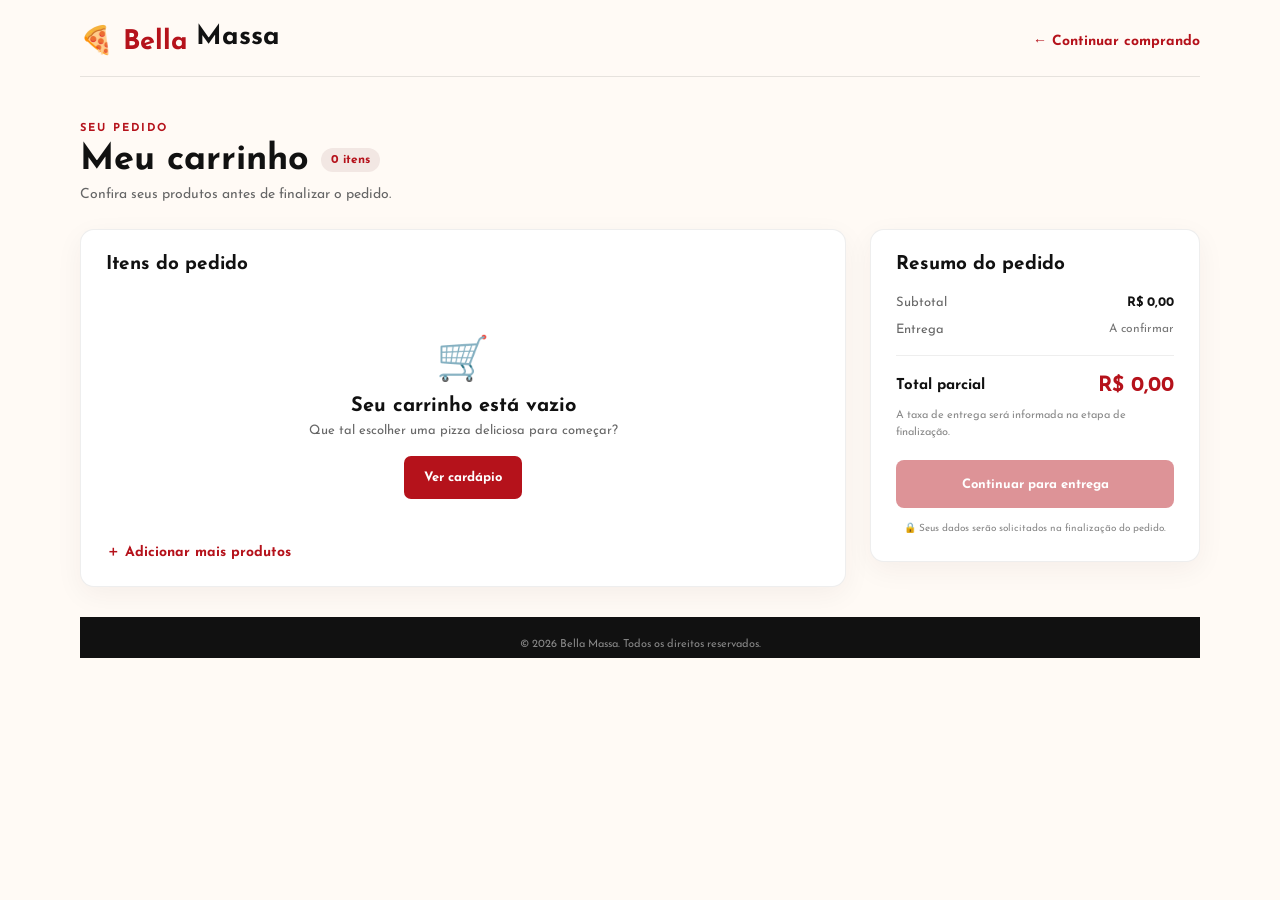
<file: carrinho.html>
<!DOCTYPE html>
<html lang="pt-BR">
<head>
<meta charset="UTF-8">
<meta name="viewport" content="width=device-width, initial-scale=1.0">
<title>Meu carrinho | Bella Massa</title>
<link rel="stylesheet" href="style.css">
<link rel="stylesheet" href="carrinho.css">
</head>
<body>
<main class="cart-page">
  <header class="cart-header">
    <a class="brand" href="cardapio.html">🍕 Bella <strong>Massa</strong></a>
    <a class="back-link" href="cardapio.html">← Continuar comprando</a>
  </header>
  <section class="cart-content">
    <div class="cart-title">
      <p class="eyebrow">SEU PEDIDO</p>
      <h1>Meu carrinho <span id="item-count" class="item-count">0 itens</span></h1>
      <p>Confira seus produtos antes de finalizar o pedido.</p>
    </div>
    <div class="cart-layout">
      <section class="cart-items-panel">
        <div class="panel-heading">
          <h2>Itens do pedido</h2>
          <button type="button" id="clear-cart" class="text-button" hidden>Limpar carrinho</button>
        </div>
        <div id="cart-items" class="cart-items"></div>
        <div id="empty-cart" class="empty-cart" hidden>
          <div class="empty-icon">🛒</div>
          <h2>Seu carrinho está vazio</h2>
          <p>Que tal escolher uma pizza deliciosa para começar?</p>
          <a class="primary-link" href="cardapio.html">Ver cardápio</a>
        </div>
        <a class="continue-link" href="cardapio.html">＋ Adicionar mais produtos</a>
      </section>
      <aside class="summary-panel">
        <h2>Resumo do pedido</h2>
        <div class="summary-line"><span>Subtotal</span><strong id="subtotal">R$ 0,00</strong></div>
        <div class="summary-line"><span>Entrega</span><span class="delivery-pending">A confirmar</span></div>
        <div class="summary-divider"></div>
        <div class="summary-total"><span>Total parcial</span><strong id="total">R$ 0,00</strong></div>
        <p class="summary-note">A taxa de entrega será informada na etapa de finalização.</p>
        <button type="button" id="checkout-button" class="checkout-button" disabled>Continuar para entrega</button>
        <p class="secure-note">🔒 Seus dados serão solicitados na finalização do pedido.</p>
      </aside>
    </div>
  </section>
  <footer class="cart-footer">© <span id="current-year"></span> Bella Massa. Todos os direitos reservados.</footer>
</main>
<script>
    // ========================================
    // BELLA MASSA - FUNCIONAMENTO DO CARRINHO
    // ========================================

    const CART_KEY = "bellaMassaCart";

    // Elementos da página
    const cartItems = document.getElementById("cart-items");
    const emptyCart = document.getElementById("empty-cart");
    const itemCount = document.getElementById("item-count");
    const subtotalElement = document.getElementById("subtotal");
    const totalElement = document.getElementById("total");
    const clearCartButton = document.getElementById("clear-cart");
    const checkoutButton = document.getElementById("checkout-button");

    // Recupera os produtos salvos
    function obterCarrinho() {
        try {
            return JSON.parse(localStorage.getItem(CART_KEY)) || [];
        } catch (erro) {
            return [];
        }
    }

    // Salva os produtos
    function salvarCarrinho(carrinho) {
        localStorage.setItem(CART_KEY, JSON.stringify(carrinho));
        renderizarCarrinho();
    }

    // Formata os valores em reais
    function formatarPreco(valor) {
        return valor.toLocaleString("pt-BR", {
            style: "currency",
            currency: "BRL"
        });
    }

    // Mostra os produtos na tela
    function renderizarCarrinho() {

        const carrinho = obterCarrinho();

        cartItems.innerHTML = "";

        let subtotal = 0;
        let quantidadeTotal = 0;

        // Verifica se o carrinho está vazio
        emptyCart.hidden = carrinho.length > 0;
        clearCartButton.hidden = carrinho.length === 0;
        checkoutButton.disabled = carrinho.length === 0;

        // Percorre os produtos
        carrinho.forEach((produto, index) => {

            const quantidade = Number(produto.quantity) || 1;
            const preco = Number(produto.price) || 0;

            subtotal += preco * quantidade;
            quantidadeTotal += quantidade;

            // Cria o elemento do produto
            const item = document.createElement("article");

            item.className = "cart-item";

            item.innerHTML = `
                <div class="item-image">
                    ${
                        produto.image
                            ? `<img src="${produto.image}" alt="${produto.name}">`
                            : "🍕"
                    }
                </div>

                <div class="item-info">
                    <h3>${produto.name}</h3>

                    <p>${produto.description || ""}</p>

                    <div class="item-price">
                        ${formatarPreco(preco)}
                    </div>
                </div>

                <div class="item-actions">

                    <div class="quantity-control">

                        <button
                            type="button"
                            data-action="diminuir"
                            data-index="${index}"
                            aria-label="Diminuir quantidade"
                        >−</button>

                        <span>${quantidade}</span>

                        <button
                            type="button"
                            data-action="aumentar"
                            data-index="${index}"
                            aria-label="Aumentar quantidade"
                        >+</button>

                    </div>

                    <button
                        type="button"
                        class="remove-button"
                        data-action="remover"
                        data-index="${index}"
                    >
                        Remover
                    </button>

                </div>
            `;

            cartItems.appendChild(item);
        });

        // Atualiza a quantidade de itens
        itemCount.textContent =
            quantidadeTotal + (quantidadeTotal === 1 ? " item" : " itens");

        // Atualiza os valores
        subtotalElement.textContent = formatarPreco(subtotal);
        totalElement.textContent = formatarPreco(subtotal);

        // Atualiza o ano do rodapé
        document.getElementById("current-year").textContent =
            new Date().getFullYear();
    }

    // Botões de quantidade e remoção
    cartItems.addEventListener("click", function(event) {

        const botao = event.target.closest("button[data-action]");

        if (!botao) return;

        const index = Number(botao.dataset.index);
        const acao = botao.dataset.action;

        const carrinho = obterCarrinho();

        if (!carrinho[index]) return;

        if (acao === "aumentar") {
            carrinho[index].quantity++;
        }

        if (acao === "diminuir") {
            carrinho[index].quantity--;

            if (carrinho[index].quantity <= 0) {
                carrinho.splice(index, 1);
            }
        }

        if (acao === "remover") {
            carrinho.splice(index, 1);
        }

        salvarCarrinho(carrinho);
    });

    // Limpar o carrinho
    clearCartButton.addEventListener("click", function() {

        const confirmar = confirm(
            "Tem certeza que deseja remover todos os produtos?"
        );

        if (confirmar) {
            salvarCarrinho([]);
        }

    });

    // Botão de finalizar pedido
    checkoutButton.addEventListener("click", function() {

        alert("A etapa de finalização do pedido será implementada em breve!");

    });

    // Exibe os produtos ao abrir a página
    renderizarCarrinho();

</script>
</body>
</html>
</file>
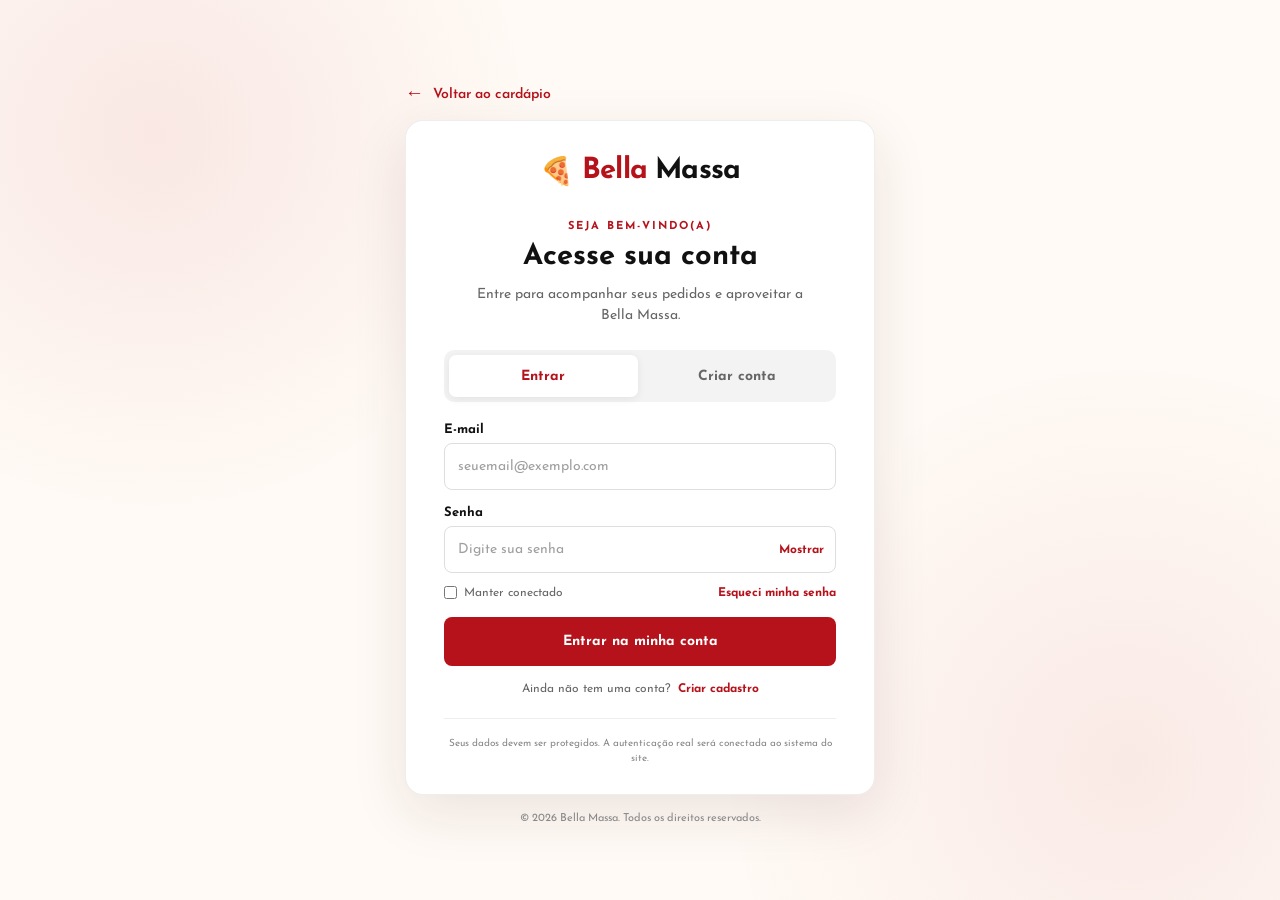
<file: login.html>
<!DOCTYPE html>
<html lang="pt-BR">
<head>
  <meta charset="UTF-8">
  <meta name="viewport" content="width=device-width, initial-scale=1.0">
  <meta name="description" content="Acesse sua conta ou cadastre-se na Bella Massa.">
  <title>Entrar | Bella Massa</title>

  <!-- Mantém a identidade visual do site principal -->
  <link rel="stylesheet" href="style.css">
  <!-- Estilos exclusivos desta página -->
  <link rel="stylesheet" href="login.css">
</head>
<body>
  <main class="login-page">
    <a class="back-link" href="cardapio.html" aria-label="Voltar ao cardápio">
      <span aria-hidden="true">←</span> Voltar ao cardápio
    </a>

    <section class="auth-card" aria-labelledby="page-title">
      <a class="brand" href="cardapio.html" aria-label="Bella Massa - página inicial">
        <span class="brand-mark" aria-hidden="true">🍕</span>
        <span>Bella <strong>Massa</strong></span>
      </a>

      <div class="auth-heading">
        <p class="eyebrow">SEJA BEM-VINDO(A)</p>
        <h1 id="page-title">Acesse sua conta</h1>
        <p class="intro">Entre para acompanhar seus pedidos e aproveitar a Bella Massa.</p>
      </div>

      <div class="auth-tabs" role="tablist" aria-label="Acesso à conta">
        <button class="auth-tab active" id="login-tab" type="button" role="tab"
          aria-selected="true" aria-controls="login-panel">Entrar</button>
        <button class="auth-tab" id="register-tab" type="button" role="tab"
          aria-selected="false" aria-controls="register-panel">Criar conta</button>
      </div>

      <div id="form-message" class="form-message" role="status" aria-live="polite"></div>

      <form id="login-panel" class="auth-form" novalidate>
        <div class="field">
          <label for="login-email">E-mail</label>
          <input id="login-email" name="email" type="email" placeholder="seuemail@exemplo.com"
            autocomplete="email" required>
        </div>

        <div class="field">
          <label for="login-password">Senha</label>
          <div class="password-wrap">
            <input id="login-password" name="password" type="password" placeholder="Digite sua senha"
              autocomplete="current-password" required>
            <button class="show-password" type="button" data-toggle-password="login-password"
              aria-label="Mostrar senha">Mostrar</button>
          </div>
        </div>

        <div class="form-options">
          <label class="remember-option">
            <input type="checkbox" name="remember">
            <span>Manter conectado</span>
          </label>
          <button class="text-button" id="forgot-password" type="button">Esqueci minha senha</button>
        </div>

        <button class="submit-button" type="submit">Entrar na minha conta</button>
        <p class="switch-copy">Ainda não tem uma conta?
          <button class="text-button" type="button" data-open-register>Criar cadastro</button>
        </p>
      </form>

      <form id="register-panel" class="auth-form" hidden novalidate>
        <div class="field">
          <label for="register-name">Nome completo</label>
          <input id="register-name" name="name" type="text" placeholder="Digite seu nome completo"
            autocomplete="name" required>
        </div>

        <div class="field">
          <label for="register-email">E-mail</label>
          <input id="register-email" name="email" type="email" placeholder="seuemail@exemplo.com"
            autocomplete="email" required>
        </div>

        <div class="field">
          <label for="register-phone">Telefone / WhatsApp</label>
          <input id="register-phone" name="phone" type="tel" placeholder="(11) 99999-9999"
            autocomplete="tel" inputmode="tel" required>
        </div>

        <div class="field">
          <label for="register-password">Crie uma senha</label>
          <div class="password-wrap">
            <input id="register-password" name="password" type="password"
              placeholder="Mínimo de 8 caracteres" autocomplete="new-password"
              minlength="8" required>
            <button class="show-password" type="button" data-toggle-password="register-password"
              aria-label="Mostrar senha">Mostrar</button>
          </div>
          <small class="field-hint">Use pelo menos 8 caracteres.</small>
        </div>

        <div class="field">
          <label for="register-confirm">Confirme sua senha</label>
          <div class="password-wrap">
            <input id="register-confirm" name="confirm" type="password"
              placeholder="Digite a senha novamente" autocomplete="new-password" required>
            <button class="show-password" type="button" data-toggle-password="register-confirm"
              aria-label="Mostrar senha">Mostrar</button>
          </div>
        </div>

        <button class="submit-button" type="submit">Criar minha conta</button>
        <p class="switch-copy">Já tem uma conta?
          <button class="text-button" type="button" data-open-login>Entrar</button>
        </p>
      </form>

      <p class="security-note">
        Seus dados devem ser protegidos. A autenticação real será conectada ao sistema do site.
      </p>
    </section>

    <p class="page-footer">© <span id="current-year"></span> Bella Massa. Todos os direitos reservados.</p>
  </main>

  <script>
    const loginTab = document.querySelector("#login-tab");
    const registerTab = document.querySelector("#register-tab");
    const loginForm = document.querySelector("#login-panel");
    const registerForm = document.querySelector("#register-panel");
    const message = document.querySelector("#form-message");

    function showMessage(text, type = "info") {
      message.textContent = text;
      message.className = `form-message visible ${type}`;
    }

    function clearMessage() {
      message.textContent = "";
      message.className = "form-message";
    }

    function switchPanel(panel) {
      const registering = panel === "register";
      loginForm.hidden = registering;
      registerForm.hidden = !registering;
      loginTab.classList.toggle("active", !registering);
      registerTab.classList.toggle("active", registering);
      loginTab.setAttribute("aria-selected", String(!registering));
      registerTab.setAttribute("aria-selected", String(registering));
      document.querySelector("#page-title").textContent =
        registering ? "Crie sua conta" : "Acesse sua conta";
      document.querySelector(".intro").textContent = registering
        ? "Cadastre-se para fazer seus pedidos com mais praticidade."
        : "Entre para acompanhar seus pedidos e aproveitar a Bella Massa.";
      clearMessage();
    }

    loginTab.addEventListener("click", () => switchPanel("login"));
    registerTab.addEventListener("click", () => switchPanel("register"));
    document.querySelectorAll("[data-open-register]").forEach(button =>
      button.addEventListener("click", () => switchPanel("register")));
    document.querySelectorAll("[data-open-login]").forEach(button =>
      button.addEventListener("click", () => switchPanel("login")));

    document.querySelectorAll("[data-toggle-password]").forEach(button => {
      button.addEventListener("click", () => {
        const input = document.getElementById(button.dataset.togglePassword);
        const showing = input.type === "text";
        input.type = showing ? "password" : "text";
        button.textContent = showing ? "Mostrar" : "Ocultar";
        button.setAttribute("aria-label", showing ? "Mostrar senha" : "Ocultar senha");
      });
    });

    document.querySelector("#forgot-password").addEventListener("click", () => {
      const email = document.querySelector("#login-email").value.trim();
      if (!email) {
        showMessage("Digite seu e-mail acima para solicitar a recuperação da senha.", "error");
        document.querySelector("#login-email").focus();
        return;
      }
      showMessage("A tela está pronta, mas o envio do link de recuperação depende da integração com um serviço de autenticação.", "info");
    });

    loginForm.addEventListener("submit", event => {
      event.preventDefault();
      if (!loginForm.reportValidity()) return;
      showMessage("Layout funcionando! Para validar o e-mail e a senha e entrar de verdade, precisamos conectar um backend ou serviço de autenticação.", "info");
    });

    registerForm.addEventListener("submit", event => {
      event.preventDefault();
      if (!registerForm.reportValidity()) return;

      const password = document.querySelector("#register-password").value;
      const confirmation = document.querySelector("#register-confirm").value;

      if (password !== confirmation) {
        showMessage("As senhas não coincidem. Confira e tente novamente.", "error");
        document.querySelector("#register-confirm").focus();
        return;
      }

      showMessage("Cadastro visual validado! Para salvar a conta com segurança e permitir o login depois, precisamos conectar um backend ou serviço de autenticação.", "info");
    });

    // Máscara simples para telefone brasileiro
    document.querySelector("#register-phone").addEventListener("input", event => {
      let digits = event.target.value.replace(/\D/g, "").slice(0, 11);
      if (digits.length > 10) {
        digits = digits.replace(/^(\d{2})(\d{5})(\d{0,4}).*/, "($1) $2-$3");
      } else if (digits.length > 6) {
        digits = digits.replace(/^(\d{2})(\d{4})(\d{0,4}).*/, "($1) $2-$3");
      } else if (digits.length > 2) {
        digits = digits.replace(/^(\d{2})(\d{0,5})/, "($1) $2");
      } else if (digits.length > 0) {
        digits = digits.replace(/^(\d*)/, "($1");
      }
      event.target.value = digits;
    });

    document.querySelector("#current-year").textContent = new Date().getFullYear();
  </script>
</body>
</html>
</file>
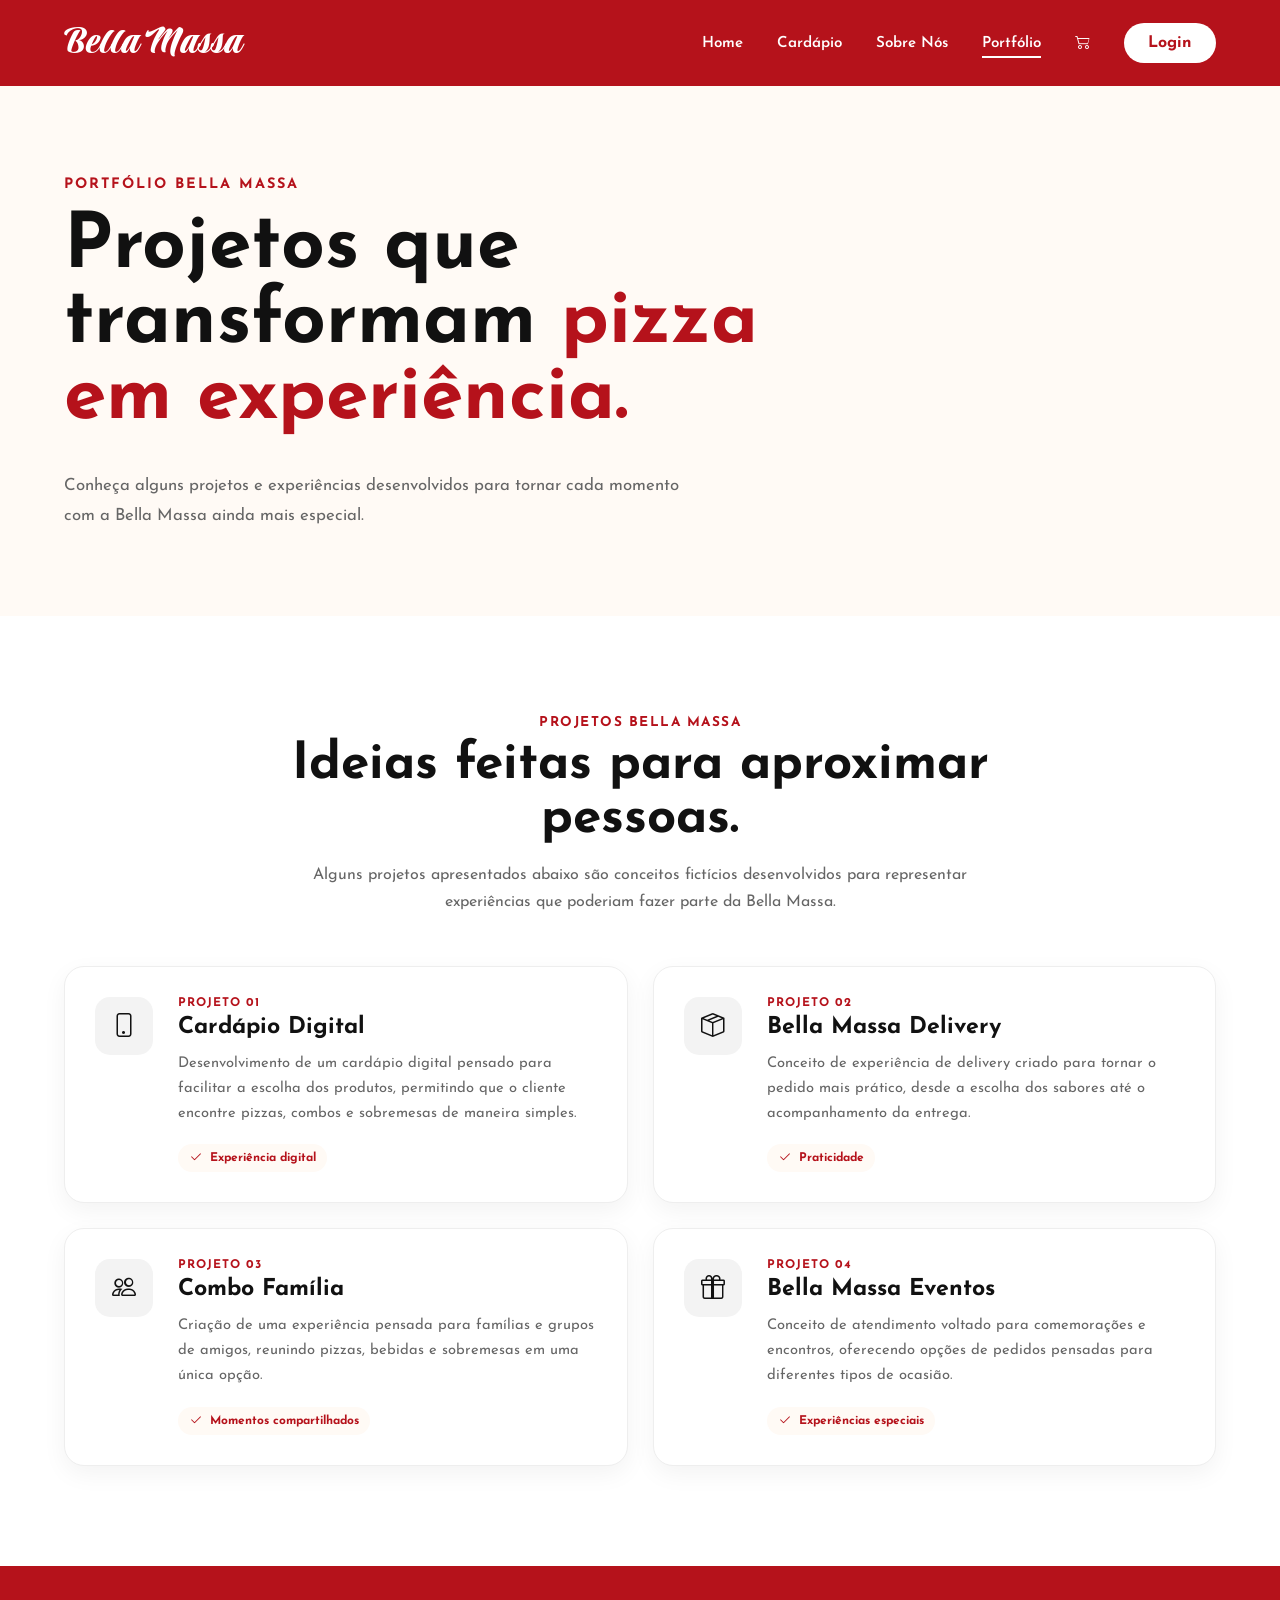
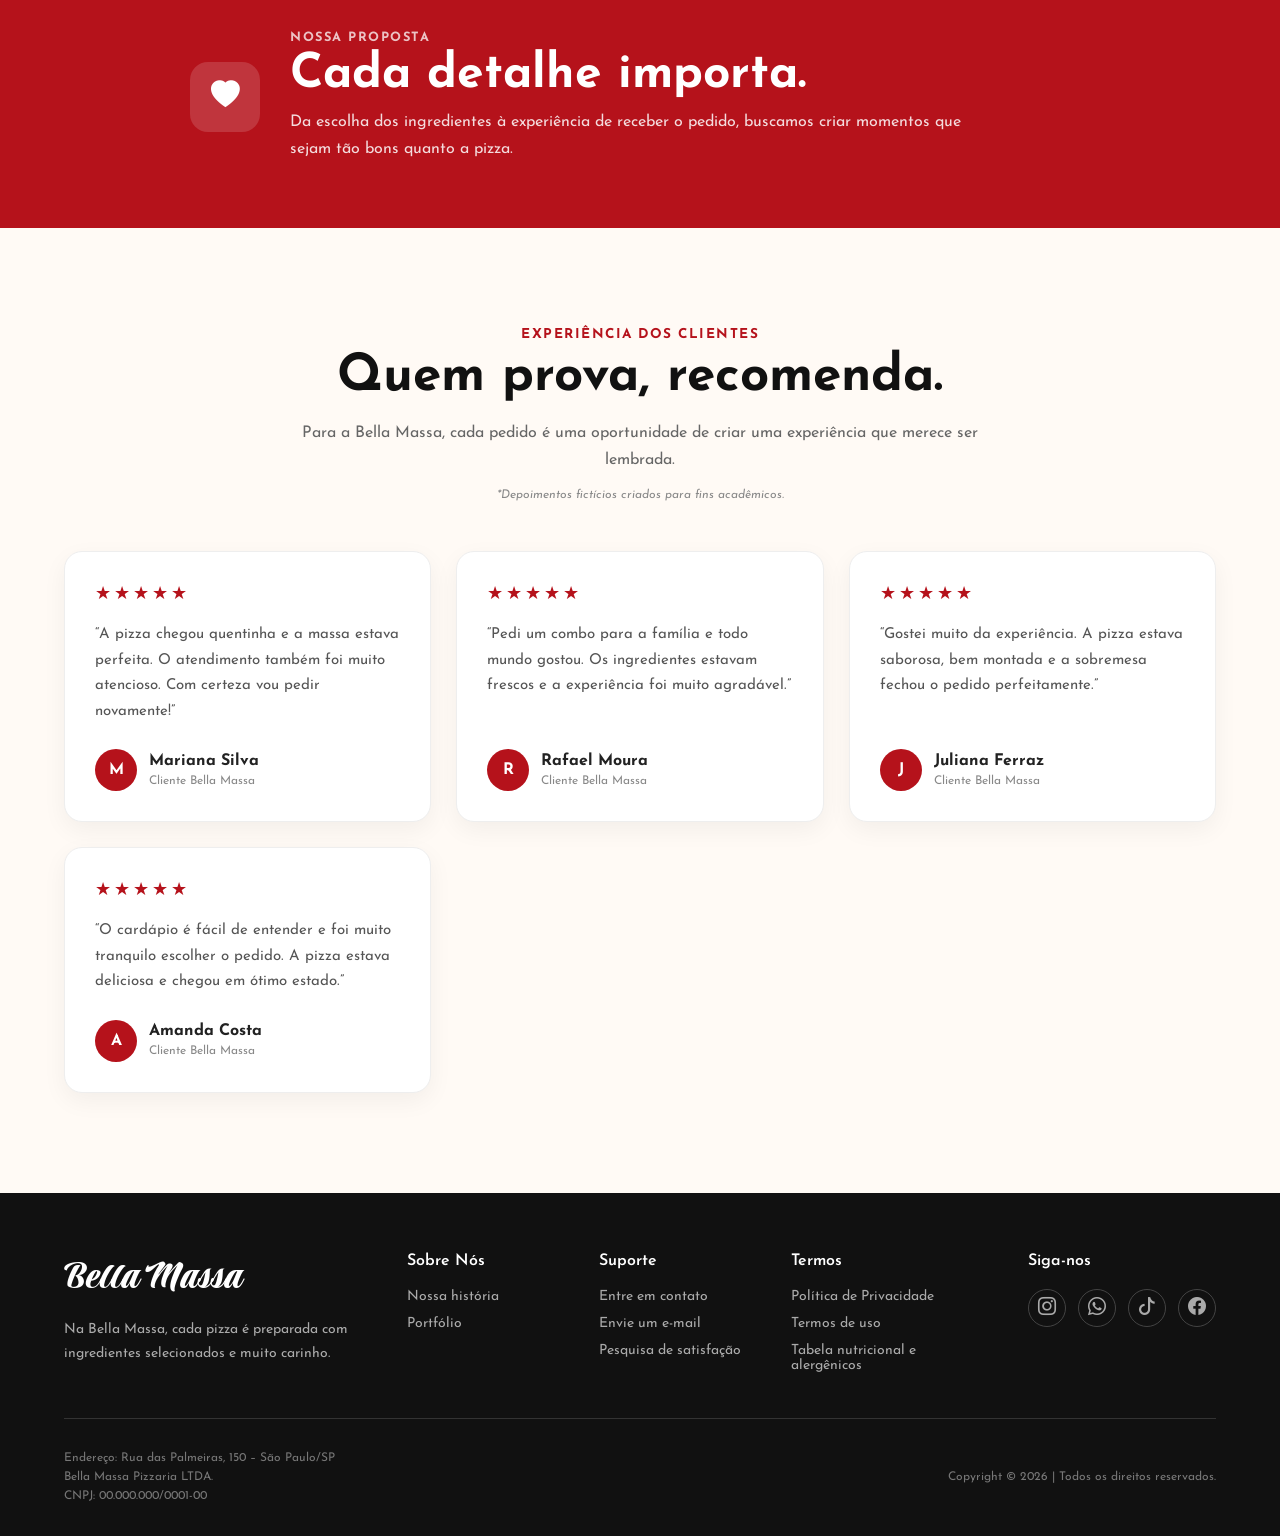
<file: portfolio.html>
<!DOCTYPE html>
<html lang="pt-br">

<head>

    <meta charset="UTF-8">
    <meta name="viewport" content="width=device-width, initial-scale=1.0">

    <title>Portfólio | Bella Massa</title>

    <link rel="stylesheet" href="style.css">

    <link rel="stylesheet"
        href="https://cdn.jsdelivr.net/npm/bootstrap-icons@1.13.1/font/bootstrap-icons.min.css">
        <link rel="shortcut icon" href="favicon_io/favicon-32x32.png" type="image/x-icon">

</head>


<body>


    <!-- ================= CABEÇALHO ================= -->

    <header class="site-header">

        <div class="container">

            <nav class="navbar">

                <a href="index.html" class="logo">
                    Bella Massa
                </a>


                <ul class="nav-links">

                    <li>
                        <a href="index.html">
                            Home
                        </a>
                    </li>

                    <li>
                        <a href="cardapio.html">
                            Cardápio
                        </a>
                    </li>

                    <li>
                        <a href="sobrenos.html">
                            Sobre Nós
                        </a>
                    </li>

                    <li>
                        <a class="active" href="portfolio.html">
                            Portfólio
                        </a>
                    </li>

                    <li>
                        <a href="carrinho.html" class="cart-icon"
                            aria-label="Carrinho de compras">
                            <i class="bi bi-cart2"></i>
                        </a>
                    </li>

                    <li>
                        <a class="btn btn-light" href="login.html">
                            Login
                        </a>
                    </li>

                </ul>


                <button class="menu-toggle"
                    type="button"
                    aria-label="Abrir menu">

                    <i class="bi bi-list"></i>

                </button>

            </nav>

        </div>

    </header>



    <!-- ================= CONTEÚDO ================= -->

    <main>


        <!-- ================= HERO ================= -->

        <section class="portfolio-hero">

            <div class="container portfolio-hero-content">

                <div class="portfolio-hero-text">

                    <span class="eyebrow">
                        Portfólio Bella Massa
                    </span>

                    <h1>
                        Projetos que transformam
                        <span>pizza em experiência.</span>
                    </h1>

                    <p>
                        Conheça alguns projetos e experiências desenvolvidos
                        para tornar cada momento com a Bella Massa ainda mais
                        especial.
                    </p>

                </div>


             
            </div>

        </section>



        <!-- ================= PROJETOS ================= -->

        <section class="projetos-section">

            <div class="container">


                <div class="section-heading">

                    <span>Projetos Bella Massa</span>

                    <h2>
                        Ideias feitas para aproximar pessoas.
                    </h2>

                    <p>
                        Alguns projetos apresentados abaixo são conceitos
                        fictícios desenvolvidos para representar experiências
                        que poderiam fazer parte da Bella Massa.
                    </p>

                </div>



                <div class="projetos-grid">


                    <!-- PROJETO 01 -->

                    <article class="projeto-card">

                        <div class="projeto-icon">
                            <i class="bi bi-phone"></i>
                        </div>

                        <div class="projeto-content">

                            <span class="projeto-number">
                                Projeto 01
                            </span>

                            <h3>
                                Cardápio Digital
                            </h3>

                            <p>
                                Desenvolvimento de um cardápio digital
                                pensado para facilitar a escolha dos produtos,
                                permitindo que o cliente encontre pizzas,
                                combos e sobremesas de maneira simples.
                            </p>

                            <div class="projeto-tag">
                                <i class="bi bi-check2"></i>
                                Experiência digital
                            </div>

                        </div>

                    </article>



                    <!-- PROJETO 02 -->

                    <article class="projeto-card">

                        <div class="projeto-icon">
                            <i class="bi bi-box-seam"></i>
                        </div>

                        <div class="projeto-content">

                            <span class="projeto-number">
                                Projeto 02
                            </span>

                            <h3>
                                Bella Massa Delivery
                            </h3>

                            <p>
                                Conceito de experiência de delivery criado
                                para tornar o pedido mais prático, desde a
                                escolha dos sabores até o acompanhamento
                                da entrega.
                            </p>

                            <div class="projeto-tag">
                                <i class="bi bi-check2"></i>
                                Praticidade
                            </div>

                        </div>

                    </article>



                    <!-- PROJETO 03 -->

                    <article class="projeto-card">

                        <div class="projeto-icon">
                            <i class="bi bi-people"></i>
                        </div>

                        <div class="projeto-content">

                            <span class="projeto-number">
                                Projeto 03
                            </span>

                            <h3>
                                Combo Família
                            </h3>

                            <p>
                                Criação de uma experiência pensada para
                                famílias e grupos de amigos, reunindo pizzas,
                                bebidas e sobremesas em uma única opção.
                            </p>

                            <div class="projeto-tag">
                                <i class="bi bi-check2"></i>
                                Momentos compartilhados
                            </div>

                        </div>

                    </article>



                    <!-- PROJETO 04 -->

                    <article class="projeto-card">

                        <div class="projeto-icon">
                            <i class="bi bi-gift"></i>
                        </div>

                        <div class="projeto-content">

                            <span class="projeto-number">
                                Projeto 04
                            </span>

                            <h3>
                                Bella Massa Eventos
                            </h3>

                            <p>
                                Conceito de atendimento voltado para
                                comemorações e encontros, oferecendo opções
                                de pedidos pensadas para diferentes tipos
                                de ocasião.
                            </p>

                            <div class="projeto-tag">
                                <i class="bi bi-check2"></i>
                                Experiências especiais
                            </div>

                        </div>

                    </article>


                </div>

            </div>

        </section>



        <!-- ================= DESTAQUE ================= -->

        <section class="portfolio-destaque">

            <div class="container">

                <div class="portfolio-destaque-content">

                    <div class="destaque-icon">
                        <i class="bi bi-heart-fill"></i>
                    </div>

                    <div>

                        <span>
                            Nossa proposta
                        </span>

                        <h2>
                            Cada detalhe importa.
                        </h2>

                        <p>
                            Da escolha dos ingredientes à experiência de
                            receber o pedido, buscamos criar momentos que
                            sejam tão bons quanto a pizza.
                        </p>

                    </div>

                </div>

            </div>

        </section>



        <!-- ================= AVALIAÇÕES ================= -->

        <section class="portfolio-avaliacoes">

            <div class="container">


                <div class="section-heading">

                    <span>
                        Experiência dos clientes
                    </span>

                    <h2>
                        Quem prova, recomenda.
                    </h2>

                    <p>
                        Para a Bella Massa, cada pedido é uma oportunidade
                        de criar uma experiência que merece ser lembrada.
                    </p>

                    <small>
                        *Depoimentos fictícios criados para fins acadêmicos.
                    </small>

                </div>



                <div class="avaliacoes-grid">


                    <!-- AVALIAÇÃO 01 -->

                    <article class="avaliacao-card">

                        <div class="estrelas"
                            aria-label="5 estrelas">
                            ★★★★★
                        </div>

                        <p>
                            “A pizza chegou quentinha e a massa estava
                            perfeita. O atendimento também foi muito
                            atencioso. Com certeza vou pedir novamente!”
                        </p>


                        <div class="cliente">

                            <div class="cliente-inicial">
                                M
                            </div>

                            <div>

                                <strong>
                                    Mariana Silva
                                </strong>

                                <span>
                                    Cliente Bella Massa
                                </span>

                            </div>

                        </div>

                    </article>



                    <!-- AVALIAÇÃO 02 -->

                    <article class="avaliacao-card">

                        <div class="estrelas"
                            aria-label="5 estrelas">
                            ★★★★★
                        </div>

                        <p>
                            “Pedi um combo para a família e todo mundo
                            gostou. Os ingredientes estavam frescos e
                            a experiência foi muito agradável.”
                        </p>


                        <div class="cliente">

                            <div class="cliente-inicial">
                                R
                            </div>

                            <div>

                                <strong>
                                    Rafael Moura
                                </strong>

                                <span>
                                    Cliente Bella Massa
                                </span>

                            </div>

                        </div>

                    </article>



                    <!-- AVALIAÇÃO 03 -->

                    <article class="avaliacao-card">

                        <div class="estrelas"
                            aria-label="5 estrelas">
                            ★★★★★
                        </div>

                        <p>
                            “Gostei muito da experiência. A pizza estava
                            saborosa, bem montada e a sobremesa fechou
                            o pedido perfeitamente.”
                        </p>


                        <div class="cliente">

                            <div class="cliente-inicial">
                                J
                            </div>

                            <div>

                                <strong>
                                    Juliana Ferraz
                                </strong>

                                <span>
                                    Cliente Bella Massa
                                </span>

                            </div>

                        </div>

                    </article>



                    <!-- AVALIAÇÃO 04 -->

                    <article class="avaliacao-card">

                        <div class="estrelas"
                            aria-label="5 estrelas">
                            ★★★★★
                        </div>

                        <p>
                            “O cardápio é fácil de entender e foi muito
                            tranquilo escolher o pedido. A pizza estava
                            deliciosa e chegou em ótimo estado.”
                        </p>


                        <div class="cliente">

                            <div class="cliente-inicial">
                                A
                            </div>

                            <div>

                                <strong>
                                    Amanda Costa
                                </strong>

                                <span>
                                    Cliente Bella Massa
                                </span>

                            </div>

                        </div>

                    </article>


                </div>

            </div>

        </section>


    <!-- ================= RODAPÉ ================= -->

    <footer>

        <div class="container">

            <section class="footer-top">


                <div class="footer-brand">

                    <a href="index.html"
                        class="logo">
                        Bella Massa
                    </a>

                    <p>
                        Na Bella Massa, cada pizza é preparada com
                        ingredientes selecionados e muito carinho.
                    </p>

                </div>



                <div class="footer-column">

                    <h3>
                        Sobre Nós
                    </h3>

                    <div class="footer-links">

                        <a href="sobrenos.html">
                            Nossa história
                        </a>

                        <a href="portfolio.html">
                            Portfólio
                        </a>

                    </div>

                </div>



                <div class="footer-column">

                    <h3>
                        Suporte
                    </h3>

                    <div class="footer-links">

                        <a href="#">
                            Entre em contato
                        </a>

                        <a href="#">
                            Envie um e-mail
                        </a>

                        <a href="#">
                            Pesquisa de satisfação
                        </a>

                    </div>

                </div>



                <div class="footer-column">

                    <h3>
                        Termos
                    </h3>

                    <div class="footer-links">

                        <a href="#">
                            Política de Privacidade
                        </a>

                        <a href="#">
                            Termos de uso
                        </a>

                        <a href="#">
                            Tabela nutricional e alergênicos
                        </a>

                    </div>

                </div>



                <div class="footer-column">

                    <h3>
                        Siga-nos
                    </h3>

                    <div class="social-links">

                        <a href="#"
                            aria-label="Instagram">
                            <i class="bi bi-instagram"></i>
                        </a>

                        <a href="#"
                            aria-label="WhatsApp">
                            <i class="bi bi-whatsapp"></i>
                        </a>

                        <a href="#"
                            aria-label="TikTok">
                            <i class="bi bi-tiktok"></i>
                        </a>

                        <a href="#"
                            aria-label="Facebook">
                            <i class="bi bi-facebook"></i>
                        </a>

                    </div>

                </div>


            </section>



            <section class="footer-bottom">

                <p>
                    Endereço: Rua das Palmeiras, 150 – São Paulo/SP<br>
                    Bella Massa Pizzaria LTDA.<br>
                    CNPJ: 00.000.000/0001-00
                </p>

                <p>
                    Copyright &copy; 2026 |
                    Todos os direitos reservados.
                </p>

            </section>

        </div>

    </footer>


</body>

</html>
</file>
<file: style.css>
@charset "UTF-8";


@import url('https://fonts.googleapis.com/css2?family=Josefin+Sans:wght@300;400;500;600;700&family=Praise&display=swap');


:root {
    --red: #b5121b;
    --red-dark: #790000;
    --red-light: #d0121c;
    --cream: #fffaf5;
    --black: #111111;
    --gray: #666666;
    --light-gray: #f3f3f3;
    --white: #ffffff;
}


* {
    margin: 0;
    padding: 0;
    box-sizing: border-box;
}


html {
    scroll-behavior: smooth;
}


body {
    font-family: "Josefin Sans", Arial, sans-serif;
    background-color: var(--cream);
    color: var(--black);
}


a {
    color: inherit;
    text-decoration: none;
}


ul {
    list-style: none;
}


button,
input {
    font: inherit;
}


.container {
    width: 100%;
    max-width: 1280px;
    margin: 0 auto;
    padding: 0 5%;
}


/* =========================
   LOGO
========================= */


.logo {
    font-family: "Praise", cursive;
    font-weight: 400;
    font-size: 2.6rem;
    color: inherit;
}


/* =========================
   HEADER
========================= */


.site-header {
    background-color: var(--red);
    color: var(--white);
}


.navbar {
    min-height: 86px;
    display: flex;
    align-items: center;
    justify-content: space-between;
    gap: 30px;
}


.nav-links {
    display: flex;
    align-items: center;
    gap: 34px;
}


.nav-links a:not(.btn) {
    position: relative;
    font-size: 0.95rem;
    font-weight: 600;
}


.nav-links a:not(.btn)::after {
    content: "";
    position: absolute;
    left: 0;
    bottom: -7px;
    width: 0;
    height: 2px;
    background-color: var(--white);
    transition: width 0.25s ease;
}


.nav-links a:not(.btn):hover::after,
.nav-links a.active::after {
    width: 100%;
}


.btn {
    display: inline-flex;
    align-items: center;
    justify-content: center;
    border: 0;
    border-radius: 30px;
    padding: 12px 24px;
    font-weight: 700;
    cursor: pointer;
    transition: 0.25s ease;
}


.btn-light {
    background-color: var(--white);
    color: var(--red);
}


.btn-light:hover {
    transform: translateY(-2px);
    box-shadow: 0 8px 20px rgba(0,0,0,0.16);
}


.btn-primary {
    background-color: var(--red);
    color: var(--white);
}


.btn-primary:hover {
    background-color: var(--red-dark);
    transform: translateY(-2px);
}


.btn-outline {
    border: 1px solid rgba(255,255,255,0.8);
    color: var(--white);
}


.cart-icon {
    display: flex;
    align-items: center;
    justify-content: center;

    font-size: 1.35rem;
    color: var(--white);

    transition: 0.25s ease;
}

.cart-icon:hover {
    transform: translateY(-2px);
}

.btn-outline:hover {
    background-color: var(--white);
    color: var(--red);
}


.menu-toggle {
    display: none;
    border: 0;
    background: transparent;
    color: var(--white);
    font-size: 2rem;
    cursor: pointer;
}


/* =========================
   HERO - HOME
========================= */


.hero {
    background:
        radial-gradient(circle at 75% 45%, rgba(181,18,27,0.12), transparent 32%),
        var(--cream);
    min-height: 600px;
    display: flex;
    align-items: center;
}


.hero-content {
    display: grid;
    grid-template-columns: 1fr 1fr;
    align-items: center;
    gap: 60px;
    padding-top: 55px;
    padding-bottom: 65px;
}


.hero-text {
    max-width: 620px;
}


.eyebrow {
    display: inline-block;
    margin-bottom: 14px;
    color: var(--red);
    font-size: 0.85rem;
    font-weight: 700;
    letter-spacing: 2px;
    text-transform: uppercase;
}


.hero h1 {
    font-size: clamp(3rem, 6vw, 5.4rem);
    line-height: 0.98;
    margin-bottom: 24px;
}


.hero h1 span {
    color: var(--red);
}


.hero p {
    max-width: 520px;
    color: var(--gray);
    font-size: 1.08rem;
    line-height: 1.7;
    margin-bottom: 28px;
}


.hero-actions {
    display: flex;
    flex-wrap: wrap;
    gap: 12px;
}


.hero-image img {
    width: 100%;
    max-width: 560px;
    display: block;
    margin-left: auto;
    aspect-ratio: 1 / 1;
    object-fit: cover;
    border-radius: 60%;
    box-shadow: 0 25px 60px rgba(0,0,0,0.18);
}


/* =========================
   HOME - PRODUTOS
========================= */


.products-preview {
    padding: 85px 0;
    background-color: var(--red);
   
   
}


.section-heading {
    text-align: center;
    max-width: 650px;
    margin: 0 auto 45px;
}


.section-heading > span {
    font-size: 0.85rem;
    font-weight: 700;
    letter-spacing: 2px;
    text-transform: uppercase;
    color: var(--cream);
}


.section-heading h2 {
    font-size: clamp(2rem, 4vw, 3rem);
    margin: 10px 0 12px;
     color: var(--white);
}




.category-cards {
    display: grid;
    grid-template-columns: repeat(3, 1fr);
    gap: 25px;
}


.category-card {
    padding: 32px;
    border-radius: 18px;
    background-color: #fff;
    border: 1px solid #eeeeee;
    box-shadow: 0 8px 25px rgba(0,0,0,0.06);
    transition: transform 0.25s ease, box-shadow 0.25s ease;
}


.category-card:hover {
    transform: translateY(-6px);
    box-shadow: 0 15px 35px rgba(0,0,0,0.10);
}


.category-icon {
    width: 50px;
    height: 50px;
    display: flex;
    align-items: center;
    justify-content: center;
    margin-bottom: 20px;
    border-radius: 50%;
    background-color: #fff0f1;
    color: var(--red);
    font-size: 1.25rem;
}


.category-card h3 {
    font-size: 1.35rem;
    margin-bottom: 12px;
}


.category-card p {
    color: var(--black);
    line-height: 1.6;
    margin-bottom: 22px;
}


.card-link {
    color: var(--red);
    font-weight: 700;
}


.card-link i {
    margin-left: 5px;
}





/* =========================
   SOBRE - HOME
========================= */


.about-section {
    padding: 90px 0;
    background-color: var(--cream);
}


.about-content {
    display: grid;
    grid-template-columns: 1fr 1fr;
    align-items: center;
    gap: 60px;
}


.about-image img {
    width: 100%;
    display: block;
    border-radius: 22px;
    box-shadow: 0 20px 45px rgba(0,0,0,0.14);
}


.about-text h2,
.portfolio-content h2 {
    font-size: clamp(2rem, 4vw, 3.5rem);
    line-height: 0.98;
    margin-bottom: 24px;
}


.about-text > p,
.portfolio-content p {
    color: var(--gray);
    line-height: 1.7;
    margin-bottom: 25px;
}


.about-stats {
    display: flex;
    gap: 45px;
    margin: 30px 0;
}


.about-stats div {
    display: flex;
    flex-direction: column;
    gap: 5px;
}


.about-stats strong {
    color: var(--red);
    font-size: 1.6rem;
}


.about-stats span {
    color: var(--gray);
    font-size: 0.9rem;
}


/* =========================
   PORTFÓLIO - HOME
========================= */


.portfolio-section {
    padding: 75px 0;
    background-color: var(--red);
    color: var(--white);
}


.portfolio-content {
    display: flex;
    align-items: center;
    justify-content: space-between;
    gap: 40px;
}


.portfolio-content .eyebrow {
    color: #ffdfe1;
}


.portfolio-content h2 {
    max-width: 700px;
}


.portfolio-content p {
    max-width: 700px;
    color: #ffecef;
}


/* =========================
   CARDÁPIO
========================= */


.menu-page {
    background-color: var(--cream);
}


.menu-hero {
    padding: 75px 0;
    background-color: var(--red-dark);
    color: var(--white);
}


.menu-hero .eyebrow {
    color: #ffdfe1;
}


.menu-hero h1 {
    font-size: clamp(2.8rem, 5vw, 4.5rem);
    margin-bottom: 12px;
}


.menu-hero p {
    color: #ffecef;
    font-size: 1.05rem;
}


.menu-content {
    padding: 60px 0 90px;
}


.menu-toolbar {
    display: flex;
    justify-content: space-between;
    align-items: center;
    gap: 25px;
    margin-bottom: 50px;
}


.category-filters {
    display: flex;
    flex-wrap: wrap;
    gap: 10px;
}


.filter-btn {
    padding: 10px 20px;
    border: 1px solid #dddddd;
    border-radius: 30px;
    background-color: var(--white);
    color: #444444;
    font-weight: 700;
    transition: 0.25s ease;
}


.filter-btn:hover,
.filter-btn.active {
    background-color: var(--red);
    border-color: var(--red);
    color: var(--white);
}


.search-box {
    position: relative;
    width: 270px;
}


.search-box i {
    position: absolute;
    left: 16px;
    top: 50%;
    transform: translateY(-50%);
    color: #888888;
}


.search-box input {
    width: 100%;
    padding: 12px 18px 12px 44px;
    border: 1px solid #dddddd;
    border-radius: 30px;
    outline: none;
    background-color: var(--white);
}


.search-box input:focus {
    border-color: var(--red);
}


.menu-category {
    margin-bottom: 65px;
}


.category-title {
    margin-bottom: 25px;
}


.category-title h2 {
    font-size: 2rem;
    margin-bottom: 5px;
}


.category-title p {
    color: var(--gray);
}


.search-empty-state {
    margin: 0;
    color: var(--gray);
    text-align: center;
}


.menu-grid {
    display: grid;
    grid-template-columns: repeat(3, 1fr);
    gap: 25px;
}


.product-card {
    overflow: hidden;
    background-color: var(--white);
    border: 1px solid #eeeeee;
    border-radius: 18px;
    box-shadow: 0 8px 25px rgba(0,0,0,0.06);
}


.product-image {
    height: 210px;
    position: relative;
    background-color: #dddddd;
    overflow: hidden;
}


.product-image img {
    width: 100%;
    height: 100;
    object-fit: cover; /* Faz a imagem ocupar 100% da caixa uniformemente */
    transform: scale(0.95)/* Reduz um bocadinho (para 85%) para garantir que nenhuma borda da pizza seja cortada fora da caixa */
    object-position: center;
}


.product-image span {
    position: absolute;
    top: 14px;
    right: 14px;
    padding: 5px 11px;
    border-radius: 20px;
    background-color: var(--red);
    color: var(--white);
    font-size: 0.72rem;
    font-weight: 700;
}


.product-body {
    padding: 22px;
}


.product-body h3 {
    margin-bottom: 10px;
    font-size: 1.2rem;
}


.product-body p {
    min-height: 48px;
    margin-bottom: 20px;
    color: var(--gray);
    font-size: 0.9rem;
    line-height: 1.5;
}


.product-footer {
    display: flex;
    justify-content: space-between;
    align-items: center;
    gap: 15px;
}


.product-footer strong {
    color: var(--red-dark);
    font-size: 1.6rem;
}


.product-footer button {
    border: 0;
    padding: 10px 16px;
    border-radius: 9px;
    background-color: var(--red);
    color: var(--white);
    font-weight: 700;
    cursor: pointer;
    transition: 0.25s ease;
}


.product-footer button:hover {
    background-color: var(--red-dark);
}

#/* Padroniza a caixa de imagem de todos os combos */
#combos .product-card .product-image {
    height: 140px; /* Altere este valor se quiser a imagem um pouco maior ou menor */
    display: flex;
    justify-content: center;
    align-items: center;
    overflow: hidden;
}


/* Força a imagem a preencher a largura de forma uniforme e proporcional */
#combos .product-card .product-image img {
    width: 85%; /* Ajuste a porcentagem se quiser a imagem mais cheia (ex: 90%) ou mais recuada (ex: 80%) */
    height: 100%;
    object-fit: contain; /* Garante que a imagem inteira apareça sem distorcer */
}


#combos .product-card:nth-child(1) .product-image img {
    transform: scale(1.21); /* Reduzi de 1.3 para 1.15 para ficar equivalente ao outro */
}


#combos .product-card:nth-child(3) .product-image img {
    transform: scale(1.35); /* Aumenta o tamanho interno para preencher o espaço igual aos outros */
    object-fit: contain;
}


#combos .product-card:nth-child(4) .product-image img {
    transform: scale(1.3); /* Ajuste para 1.25 ou 1.35 se precisar afinar mais */
    object-fit: contain;
}


/* ========== AVALIÇOES - HOME ============ */

.portfolio {
    padding: 90px 0;
    background-color: #ffffff;
}


.section-heading {
    max-width: 700px;
    margin: 0 auto 45px;
    text-align: center;
   
}

.section-heading h2 {
    color: var(--black);
}


.section-heading p {
    color: #1a1a1a;
    line-height: 1.7;
}


.avaliacoes-grid {
    display: grid;
    grid-template-columns: repeat(3, 1fr);
    gap: 25px;
}


.avaliacao-card {
    padding: 30px;
    border: 1px solid #eeeeee;
    border-radius: 18px;
    background-color: #ffffff;
    box-shadow: 0 8px 25px rgba(0, 0, 0, 0.05);
}


.estrelas {
    color: #d0121c;
    letter-spacing: 3px;
    font-size: 18px;
    margin-bottom: 18px;
}


.avaliacao-card > p {
    color: #555555;
    font-size: 15px;
    line-height: 1.7;
    margin-bottom: 25px;
}


.cliente {
    display: flex;
    align-items: center;
    gap: 12px;
}


.cliente-inicial {
    width: 42px;
    height: 42px;
    display: flex;
    align-items: center;
    justify-content: center;
    border-radius: 50%;
    background-color: #d0121c;
    color: #ffffff;
    font-family: "Josefin Sans", sans-serif;
    font-weight: 700;
}


.cliente strong {
    display: block;
    color: #222222;
    margin-bottom: 3px;
}


.cliente span {
    color: #888888;
    font-size: 12px;
}


/* =====================================================
   PÁGINA SOBRE NÓS
===================================================== */

/* ================= HERO ================= */


.sobre-hero {
    padding: 90px 0 80px;
    background: var(--cream);
}

.sobre-hero-content {
    display: grid;
    grid-template-columns: 1fr 220px;
    align-items: center;
    gap: 60px;
}

.sobre-hero-text {
    max-width: 760px;
}

.sobre-hero .eyebrow {
    display: inline-block;
    margin-bottom: 18px;

    color: var(--red);
    font-size: 0.9rem;
    font-weight: 700;
    text-transform: uppercase;
    letter-spacing: 2px;
}

.sobre-hero h1 {
    max-width: 800px;

    font-size: clamp(3rem, 6vw, 5.5rem);
    line-height: 0.98;

    margin: 0 0 42px;
}

.sobre-hero h1 span {
    color: var(--red);
}

.sobre-hero p {
    max-width: 650px;

    margin: 0;

    color: var(--gray);
    font-size: 1.05rem;
    line-height: 1.8;
}

.sobre-hero-icon {
    width: 190px;
    height: 190px;

    display: flex;
    align-items: center;
    justify-content: center;

    border-radius: 50%;

    background: var(--red);
    color: white;

    font-size: 5rem;

    box-shadow: 0 20px 45px rgba(0, 0, 0, 0.15);
}


/* ================= HISTÓRIA ================= */

.historia-section {
    padding: 100px 0;

    background: white;
}

.historia-content {
    display: grid;
    grid-template-columns: 1fr 1fr;
    align-items: center;

    gap: 80px;
}

.historia-image {
    position: relative;
}

.historia-image img {
    width: 100%;
    height: 520px;

    object-fit: cover;
    display: block;

    border-radius: 24px;

    box-shadow: 0 20px 50px rgba(0, 0, 0, 0.14);
}

.historia-badge {
    position: absolute;

    left: 25px;
    bottom: 25px;

    display: flex;
    flex-direction: column;

    padding: 18px 22px;

    background: white;

    border-radius: 16px;

    box-shadow: 0 12px 30px rgba(0, 0, 0, 0.15);
}

.historia-badge strong {
    color: var(--red);

    font-size: 1.8rem;
    line-height: 1;
}

.historia-badge span {
    margin-top: 6px;

    color: var(--gray);

    font-size: 0.8rem;
}

.historia-text {
    max-width: 600px;
}

.section-tag {
    display: inline-block;

    margin-bottom: 12px;

    color: var(--red);

    font-size: 0.85rem;
    font-weight: 700;

    text-transform: uppercase;
    letter-spacing: 1.5px;
}

.historia-text h2 {
    margin: 0 0 24px;

    font-size: clamp(2.2rem, 4vw, 3.6rem);
    line-height: 1.05;
}

.historia-text p {
    color: var(--gray);

    line-height: 1.75;

    margin-bottom: 18px;
}

.historia-destaques {
    display: grid;
    grid-template-columns: repeat(3, 1fr);

    gap: 12px;

    margin-top: 30px;
}

.historia-destaques div {
    display: flex;
    align-items: center;
    gap: 8px;

    padding: 12px;

    border-radius: 12px;

    background: var(--cream);
}

.historia-destaques i {
    color: var(--red);

    font-size: 1.5rem;
}

.historia-destaques span {
    color: var(--gray);

    font-size: 1rem;
    font-weight: 600;
}


/* ================= MISSÃO, VISÃO E VALORES ================= */

.mvv-section {
    padding: 100px 0;

    background: var(--cream);
}

.section-heading {
    max-width: 700px;

    margin: 0 auto 50px;

    text-align: center;
}

.section-heading > span {
    display: block;

    margin-bottom: 10px;

    color: var(--red);

    font-size: 0.85rem;
    font-weight: 700;

    text-transform: uppercase;
    letter-spacing: 1.5px;
}

.section-heading h2 {
    margin: 0 0 15px;

    font-size: clamp(2.2rem, 4vw, 3.5rem);
    line-height: 1.05;
}

.section-heading p {
    margin: 0;

    color: var(--gray);

    line-height: 1.7;
}

.mvv-grid {
    display: grid;
    grid-template-columns: repeat(3, 1fr);

    gap: 25px;
}

.mvv-card {
    position: relative;

    padding: 35px;

    background: white;

    border-radius: 22px;

    box-shadow: 0 12px 30px rgba(0, 0, 0, 0.07);

    transition: transform 0.3s ease, box-shadow 0.3s ease;
}

.mvv-card:hover {
    transform: translateY(-6px);

    box-shadow: 0 18px 35px rgba(0, 0, 0, 0.11);
}

.mvv-icon {
    width: 55px;
    height: 55px;

    display: flex;
    align-items: center;
    justify-content: center;

    margin-bottom: 25px;

    border-radius: 15px;

    background: var(--red);
    color: white;

    font-size: 1.5rem;
}

.mvv-number {
    display: block;

    margin-bottom: 5px;

    color: #bdbdbd;

    font-size: 0.75rem;
    font-weight: 700;

    letter-spacing: 1px;
}

.mvv-card h3 {
    margin: 0 0 14px;

    font-size: 1.6rem;
}

.mvv-card p {
    margin: 0;

    color: var(--gray);

    line-height: 1.7;
    font-size: 0.95rem;
}


/* ================= ÁREA DE ATUAÇÃO ================= */

.area-section {
    padding: 100px 0;

    background: white;
}

.area-content {
    display: grid;
    grid-template-columns: 0.9fr 1.1fr;

    align-items: center;

    gap: 80px;
}

.area-text h2 {
    margin: 0 0 22px;

    font-size: clamp(2.2rem, 4vw, 3.6rem);
    line-height: 1.05;
}

.area-text p {
    color: var(--gray);

    line-height: 1.7;

    margin-bottom: 15px;
}

.area-items {
    display: grid;
    grid-template-columns: repeat(2, 1fr);

    gap: 18px;
}

.area-item {
    display: flex;
    align-items: flex-start;

    gap: 16px;

    padding: 24px;

    background: var(--cream);

    border-radius: 18px;

    border: 1px solid rgba(0, 0, 0, 0.04);

    transition: transform 0.3s ease;
}

.area-item:hover {
    transform: translateY(-4px);
}

.area-item-icon {
    min-width: 48px;
    width: 48px;
    height: 48px;

    display: flex;
    align-items: center;
    justify-content: center;

    border-radius: 12px;

    background: var(--red);
    color: white;

    font-size: 1.2rem;
}

.area-item h3 {
    margin: 0 0 7px;

    font-size: 1.1rem;
}

.area-item p {
    margin: 0;

    color: var(--gray);

    font-size: 0.88rem;
    line-height: 1.55;
}


/* ================= DIFERENCIAIS ================= */

.diferenciais-section {
    padding: 100px 0;

    background: var(--cream);
}

.diferenciais-grid {
    display: grid;

    grid-template-columns: repeat(4, 1fr);

    gap: 20px;
}

.diferencial-card {
    padding: 30px 25px;

    background: white;

    border-radius: 20px;

    box-shadow: 0 10px 25px rgba(0, 0, 0, 0.06);

    transition: transform 0.3s ease;
}

.diferencial-card:hover {
    transform: translateY(-5px);
}

.diferencial-icon {
    width: 48px;
    height: 48px;

    display: flex;
    align-items: center;
    justify-content: center;

    margin-bottom: 20px;

    border-radius: 12px;

    background: rgba(0, 0, 0, 0.05);

    color: var(--red);

    font-size: 1.3rem;
}

.diferencial-card h3 {
    margin: 0 0 12px;

    font-size: 1.15rem;
}

.diferencial-card p {
    margin: 0;

    color: var(--gray);

    font-size: 0.9rem;

    line-height: 1.65;
}


/* ================= FINAL ================= */

.sobre-final {
    padding: 90px 0;

    background: var(--red);
}

.sobre-final-content {
    max-width: 850px;

    margin: 0 auto;

    text-align: center;

    color: white;
}

.sobre-final .section-tag {
    color: white;

    opacity: 0.8;
}

.sobre-final h2 {
    margin: 0 auto 18px;

    font-size: clamp(2.2rem, 4vw, 4rem);

    line-height: 1.05;
}

.sobre-final p {
    max-width: 600px;

    margin: 0 auto 30px;

    color: rgba(255, 255, 255, 0.85);

    line-height: 1.7;
}

.sobre-final .btn {
    display: inline-flex;
    align-items: center;
    gap: 10px;

    background: white;
    color: var(--red);
}

.sobre-final .btn:hover {
    background: var(--cream);
}


/* =========================================================
   PÁGINA PORTFÓLIO
   ========================================================= */


/* ================= HERO ================= */

.portfolio-hero {
    padding: 90px 0 85px;

    background-color: var(--cream);
}

.portfolio-hero-content {
    display: grid;

    grid-template-columns: 1fr 190px;

    align-items: center;

    gap: 60px;
}

.portfolio-hero-text {
    max-width: 780px;
}

.portfolio-hero .eyebrow {
    display: inline-block;

    margin-bottom: 18px;

    color: var(--red);

    font-size: 0.9rem;
    font-weight: 700;

    text-transform: uppercase;
    letter-spacing: 2px;
}

.portfolio-hero h1 {
    max-width: 800px;

    margin: 0 0 35px;

    font-size: clamp(3rem, 6vw, 5.3rem);

    line-height: 0.98;
}

.portfolio-hero h1 span {
    color: var(--red);
}

.portfolio-hero p {
    max-width: 650px;

    margin: 0;

    color: var(--gray);

    font-size: 1.05rem;

    line-height: 1.8;
}



/* ================= PROJETOS ================= */

.projetos-section {
    padding: 100px 0;

    background-color: #ffffff;
}

.projetos-grid {
    display: grid;

    grid-template-columns: repeat(2, 1fr);

    gap: 25px;
}

.projeto-card {
    display: flex;

    gap: 25px;

    padding: 30px;

    border: 1px solid #eeeeee;

    border-radius: 20px;

    background-color: #ffffff;

    box-shadow: 0 8px 25px rgba(0, 0, 0, 0.05);

    transition: transform 0.25s ease,
                box-shadow 0.25s ease;
}

.projeto-card:hover {
    transform: translateY(-5px);

    box-shadow: 0 15px 30px rgba(0, 0, 0, 0.09);
}

.projeto-icon {
    min-width: 58px;

    width: 58px;
    height: 58px;

    display: flex;

    align-items: center;
    justify-content: center;

    border-radius: 15px;

    background-color: var(--light-gray);

    color: var(--black);

    font-size: 1.5rem;
}

.projeto-content {
    flex: 1;
}

.projeto-number {
    display: block;

    margin-bottom: 7px;

    color: var(--red);

    font-size: 0.75rem;

    font-weight: 700;

    text-transform: uppercase;

    letter-spacing: 1px;
}

.projeto-content h3 {
    margin: 0 0 12px;

    color: var(--black);

    font-size: 1.45rem;
}

.projeto-content p {
    margin: 0 0 18px;

    color: var(--gray);

    font-size: 0.92rem;

    line-height: 1.7;
}

.projeto-tag {
    display: inline-flex;

    align-items: center;

    gap: 7px;

    padding: 7px 11px;

    border-radius: 20px;

    background-color: var(--cream);

    color: var(--red);

    font-size: 0.75rem;

    font-weight: 700;
}

.projeto-tag i {
    font-size: 0.85rem;
}


/* ================= DESTAQUE ================= */

.portfolio-destaque {
    padding: 65px 0;

    background-color: var(--red);

    color: var(--white);
}

.portfolio-destaque-content {
    display: flex;

    align-items: center;

    gap: 30px;

    max-width: 900px;

    margin: 0 auto;
}

.destaque-icon {
    min-width: 70px;

    width: 70px;
    height: 70px;

    display: flex;

    align-items: center;
    justify-content: center;

    border-radius: 18px;

    background-color: rgba(255, 255, 255, 0.15);

    font-size: 1.8rem;
}

.portfolio-destaque span {
    display: block;

    margin-bottom: 7px;

    color: rgba(255, 255, 255, 0.75);

    font-size: 0.8rem;

    font-weight: 700;

    text-transform: uppercase;

    letter-spacing: 1.5px;
}

.portfolio-destaque h2 {
    margin: 0 0 10px;

    font-size: clamp(2rem, 4vw, 3rem);
}

.portfolio-destaque p {
    max-width: 700px;

    margin: 0;

    color: rgba(255, 255, 255, 0.85);

    line-height: 1.7;
}


/* ================= AVALIAÇÕES ================= */

.portfolio-avaliacoes {
    padding: 100px 0;

    background-color: var(--cream);
}

.portfolio-avaliacoes .section-heading small {
    display: block;

    margin-top: 15px;

    color: #888888;

    font-size: 0.75rem;

    font-style: italic;
}

.avaliacoes-grid {
    display: grid;

    grid-template-columns: repeat(3, 1fr);

    gap: 25px;
}

.avaliacao-card {
    display: flex;

    flex-direction: column;

    padding: 30px;

    border: 1px solid #eeeeee;

    border-radius: 18px;

    background-color: #ffffff;

    box-shadow: 0 8px 25px rgba(0, 0, 0, 0.05);

    transition: transform 0.25s ease,
                box-shadow 0.25s ease;
}

.avaliacao-card:hover {
    transform: translateY(-5px);

    box-shadow: 0 15px 30px rgba(0, 0, 0, 0.08);
}

.estrelas {
    margin-bottom: 18px;

    color: var(--red);

    font-size: 18px;

    letter-spacing: 3px;
}

.avaliacao-card > p {
    flex: 1;

    margin: 0 0 25px;

    color: #555555;

    font-size: 15px;

    line-height: 1.7;
}

.cliente {
    display: flex;

    align-items: center;

    gap: 12px;
}

.cliente-inicial {
    width: 42px;
    height: 42px;

    display: flex;

    align-items: center;
    justify-content: center;

    border-radius: 50%;

    background-color: var(--red);

    color: var(--white);

    font-weight: 700;
}

.cliente strong {
    display: block;

    margin-bottom: 3px;

    color: #222222;
}

.cliente span {
    color: #888888;

    font-size: 12px;
}




/* =========================================================
   RESPONSIVIDADE
   ========================================================= */

@media (max-width: 1000px) {

    .portfolio-hero-content {
        grid-template-columns: 1fr 140px;

        gap: 40px;
    }

    .portfolio-hero-icon {
        width: 140px;
        height: 140px;

        font-size: 3.5rem;
    }

    .avaliacoes-grid {
        grid-template-columns: repeat(2, 1fr);
    }

}


@media (max-width: 768px) {

    .portfolio-hero,
    .projetos-section,
    .portfolio-avaliacoes,
    .portfolio-final {
        padding: 70px 0;
    }

    .portfolio-hero-content {
        grid-template-columns: 1fr;

        text-align: center;
    }

    .portfolio-hero-text {
        margin: 0 auto;
    }

    .portfolio-hero p {
        margin: 0 auto;
    }

    .portfolio-hero-icon {
        width: 110px;
        height: 110px;

        margin: 10px auto 0;

        font-size: 2.8rem;
    }

    .projetos-grid {
        grid-template-columns: 1fr;
    }

    .portfolio-destaque-content {
        align-items: flex-start;
    }

    .avaliacoes-grid {
        grid-template-columns: 1fr;
    }

}


@media (max-width: 500px) {

    .portfolio-hero h1 {
        font-size: 2.8rem;
    }

    .projeto-card {
        flex-direction: column;

        padding: 25px;
    }

    .projeto-icon {
        min-width: 50px;

        width: 50px;
        height: 50px;
    }

    .portfolio-destaque-content {
        flex-direction: column;
    }

    .avaliacao-card {
        padding: 25px;
    }

}

/* =========================================================
   RESPONSIVIDADE
   ========================================================= */

@media (max-width: 1000px) {

    .sobre-hero-content {
        grid-template-columns: 1fr 160px;
        gap: 40px;
    }

    .sobre-hero-icon {
        width: 150px;
        height: 150px;

        font-size: 4rem;
    }

    .historia-content,
    .area-content {
        gap: 50px;
    }

    .mvv-grid {
        grid-template-columns: 1fr;
    }

    .diferenciais-grid {
        grid-template-columns: repeat(2, 1fr);
    }

}


@media (max-width: 768px) {

    .sobre-hero,
    .historia-section,
    .mvv-section,
    .area-section,
    .diferenciais-section {
        padding: 70px 0;
    }

    .sobre-hero-content {
        grid-template-columns: 1fr;

        text-align: center;
    }

    .sobre-hero-text {
        margin: 0 auto;
    }

    .sobre-hero p {
        margin: 0 auto;
    }

    .sobre-hero-icon {
        width: 110px;
        height: 110px;

        margin: 10px auto 0;

        font-size: 2.8rem;
    }

    .historia-content,
    .area-content {
        grid-template-columns: 1fr;
    }

    .historia-image img {
        height: 420px;
    }

    .historia-text {
        max-width: none;
    }

    .historia-destaques {
        grid-template-columns: 1fr;
    }

    .area-items {
        grid-template-columns: 1fr;
    }

    .diferenciais-grid {
        grid-template-columns: 1fr;
    }

}


@media (max-width: 500px) {

    .sobre-hero h1 {
        font-size: 2.8rem;
    }

    .historia-image img {
        height: 350px;
    }

    .historia-badge {
        left: 15px;
        bottom: 15px;
    }

    .mvv-card {
        padding: 25px;
    }

    .area-item {
        padding: 20px;
    }

    .diferencial-card {
        padding: 25px 20px;
    }

}



/* =====================================================
   RESPONSIVIDADE - SOBRE NÓS
===================================================== */


@media (max-width: 1000px) {


    .sobre-hero-content {
        flex-direction: column;


        text-align: center;
    }


    .sobre-hero-text p {
        margin: 0 auto;
    }


    .historia-content,
    .area-content {
        grid-template-columns: 1fr;


        gap: 45px;
    }


    .historia-text,
    .area-text {
        max-width: 100%;
    }


    .mvv-grid {
        grid-template-columns: 1fr;
    }


    .diferenciais-grid {
        grid-template-columns: repeat(2, 1fr);
    }


}




@media (max-width: 700px) {


    .sobre-hero {
        padding: 70px 0;
    }


    .sobre-hero-text h1 {
        font-size: 3rem;
    }


    .sobre-hero-icon {
        width: 170px;
        height: 170px;


        font-size: 4rem;
    }


    .historia-section,
    .mvv-section,
    .area-section,
    .diferenciais-section {
        padding: 70px 0;
    }


    .area-items {
        grid-template-columns: 1fr;
    }


    .diferenciais-grid {
        grid-template-columns: 1fr;
    }


}




@media (max-width: 500px) {


    .sobre-hero-text h1 {
        font-size: 2.5rem;
    }


    .sobre-hero-text p {
        font-size: 1rem;
    }


    .historia-text h2,
    .area-text h2 {
        font-size: 2rem;
    }


    .sobre-final {
        padding: 70px 0;
    }


}


/* =========================
   FOOTER
========================= */


footer {
    background-color: #111111;
    color: #e6e6e6;
    padding: 60px 0 30px;
}


footer .container {
    max-width: 1280px;
}


.footer-top {
    display: grid;
    grid-template-columns: 2fr 1fr 1fr 1.3fr 1fr;
    gap: 40px;
    padding-bottom: 45px;
    border-bottom: 1px solid #333333;
}


.footer-brand .logo {
    display: inline-block;
    margin-bottom: 15px;
    color: var(--white);
}


.footer-brand p {
    max-width: 360px;
    color: #aaaaaa;
    font-size: 14px;
    line-height: 1.7;
}


.footer-column h3 {
    margin-bottom: 20px;
    color: var(--white);
    font-size: 16px;
    font-weight: 600;
}


.footer-links {
    display: flex;
    flex-direction: column;
    gap: 12px;
}


.footer-links a {
    color: #aaaaaa;
    font-size: 14px;
    transition: 0.25s ease;
}


.footer-links a:hover {
    color: var(--white);
    transform: translateX(4px);
}


.social-links {
    display: flex;
    align-items: center;
    gap: 12px;
}


.social-links a {
    width: 38px;
    height: 38px;
    display: flex;
    align-items: center;
    justify-content: center;
    border: 1px solid #444444;
    border-radius: 50%;
    color: #aaaaaa;
    font-size: 18px;
    transition: 0.25s ease;
}


.social-links a:hover {
    color: var(--white);
    background-color: var(--red);
    border-color: var(--red);
    transform: translateY(-3px);
}


.footer-bottom {
    padding-top: 30px;
    display: flex;
    justify-content: space-between;
    align-items: center;
    gap: 30px;
}


.footer-bottom p {
    color: #777777;
    font-size: 12px;
    line-height: 1.6;
}


.footer-bottom p:first-child {
    max-width: 850px;
}


/* =========================
   RESPONSIVIDADE
========================= */


@media (max-width: 1100px) {


    .nav-links {
        gap: 20px;
    }


    .footer-top {
        grid-template-columns: 2fr 1fr 1fr;
    }


    .footer-brand {
        grid-column: 1 / -1;
    }


    .menu-grid {
        grid-template-columns: repeat(2, 1fr);
    }
}


@media (max-width: 800px) {


    .menu-toggle {
        display: block;
    }


    .nav-links {
        display: none;
    }


    .hero-content,
    .about-content {
        grid-template-columns: 1fr;
    }


    .hero {
        min-height: auto;
    }


    .hero-text {
        text-align: center;
        margin: 0 auto;
    }


    .hero p {
        margin-left: auto;
        margin-right: auto;
    }


    .hero-actions {
        justify-content: center;
    }


    .hero-image img {
        margin: 0 auto;
        max-width: 450px;
    }


    .category-cards {
        grid-template-columns: 1fr;
    }


    .portfolio-content {
        flex-direction: column;
        align-items: flex-start;
    }


    .menu-toolbar {
        flex-direction: column;
        align-items: stretch;
    }


    .search-box {
        width: 100%;
    }


    .footer-top {
        grid-template-columns: 1fr 1fr;
    }


    .footer-brand {
        grid-column: 1 / -1;
    }


    .footer-bottom {
        flex-direction: column;
        align-items: flex-start;
    }
}


@media (max-width: 600px) {


    .container {
        padding: 0 7%;
    }


    .hero-content {
        padding-top: 45px;
        padding-bottom: 50px;
    }


    .hero h1 {
        font-size: 3.2rem;
    }


    .about-section,
    .products-preview {
        padding: 65px 0;
    }


    .about-stats {
        gap: 25px;
    }


    .menu-grid {
        grid-template-columns: 1fr;
    }


    .footer-top {
        grid-template-columns: 1fr;
        gap: 30px;
    }


    .footer-brand {
        grid-column: auto;
    }


    footer {
        padding: 45px 0 25px;
    }
}
</file>
<file: carrinho.css>
/* ========================================
   BELLA MASSA - PÁGINA DO CARRINHO
======================================== */

/* Configurações gerais */
.cart-page {
    min-height: 100vh;
    padding: 24px max(18px, calc((100% - 1120px) / 2));
    background: var(--cream, #fffaf5);
    color: var(--black, #111);
    font-family: "Josefin Sans", sans-serif;
}

.cart-page * {
    box-sizing: border-box;
}


/* ========================================
   CABEÇALHO
======================================== */

.cart-header {
    display: flex;
    align-items: center;
    justify-content: space-between;
    gap: 18px;
    padding-bottom: 20px;
    border-bottom: 1px solid rgba(17, 17, 17, 0.1);
}

.cart-header .brand {
    display: inline-flex;
    gap: 8px;
    color: var(--red, #b5121b);
    text-decoration: none;
    font-size: 27px;
    font-weight: 700;
}

.cart-header .brand strong {
    color: var(--black, #111);
}

.back-link,
.continue-link {
    color: var(--red, #b5121b);
    text-decoration: none;
    font-size: 14px;
    font-weight: 700;
}


/* ========================================
   TÍTULO DA PÁGINA
======================================== */

.cart-content {
    padding: 42px 0 30px;
}

.cart-title {
    margin-bottom: 27px;
}

.eyebrow {
    margin: 0 0 8px;
    color: var(--red, #b5121b);
    font-size: 11px;
    font-weight: 700;
    letter-spacing: 2px;
}

.cart-title h1 {
    display: flex;
    align-items: center;
    flex-wrap: wrap;
    gap: 12px;
    margin: 0 0 9px;
    font-size: clamp(27px, 4vw, 36px);
}

.item-count {
    padding: 6px 10px;
    border-radius: 20px;
    background: #f2e7e3;
    color: var(--red, #b5121b);
    font-size: 12px;
}

.cart-title > p:last-child {
    margin: 0;
    color: var(--gray, #666);
    font-size: 14px;
}


/* ========================================
   ORGANIZAÇÃO DO CARRINHO
======================================== */

.cart-layout {
    display: grid;
    grid-template-columns: minmax(0, 1fr) 330px;
    align-items: start;
    gap: 24px;
}

.cart-items-panel,
.summary-panel {
    padding: 25px;
    border: 1px solid rgba(17, 17, 17, 0.07);
    border-radius: 14px;
    background: #fff;
    box-shadow: 0 8px 28px rgba(55, 20, 15, 0.05);
}


/* ========================================
   CABEÇALHO DOS PRODUTOS
======================================== */

.panel-heading {
    display: flex;
    justify-content: space-between;
    align-items: center;
    gap: 12px;
}

.panel-heading h2,
.summary-panel h2 {
    margin: 0;
    font-size: 19px;
}

.text-button {
    border: 0;
    padding: 0;
    background: transparent;
    color: var(--red, #b5121b);
    font: inherit;
    font-size: 12px;
    font-weight: 700;
    cursor: pointer;
}


/* ========================================
   ITENS DO CARRINHO
======================================== */

.cart-items {
    margin-top: 17px;
}

.cart-item {
    display: grid;
    grid-template-columns: 86px minmax(0, 1fr) auto;
    align-items: center;
    gap: 16px;
    padding: 18px 0;
    border-top: 1px solid #eee;
}


/* Imagem do produto */
.item-image {
    display: grid;
    place-items: center;
    width: 86px;
    height: 80px;
    overflow: hidden;
    border-radius: 10px;
    background: #fff3ed;
    font-size: 35px;
}

.item-image img {
    width: 100%;
    height: 100%;
    object-fit: cover;
}


/* Informações do produto */
.item-info h3 {
    margin: 0 0 5px;
    font-size: 16px;
}

.item-info p {
    margin: 0;
    color: var(--gray, #666);
    font-size: 12px;
    line-height: 1.5;
}

.item-price {
    margin-top: 7px;
    color: var(--red, #b5121b);
    font-size: 14px;
    font-weight: 700;
}


/* ========================================
   QUANTIDADE E REMOÇÃO
======================================== */

.item-actions {
    display: flex;
    flex-direction: column;
    align-items: flex-end;
    gap: 12px;
}

.quantity-control {
    display: inline-flex;
    align-items: center;
    gap: 12px;
    padding: 5px;
    border: 1px solid #e5e5e5;
    border-radius: 8px;
}

.quantity-control button {
    width: 25px;
    height: 25px;
    border: 0;
    border-radius: 5px;
    background: #f5f5f5;
    font-size: 17px;
    cursor: pointer;
}

.quantity-control span {
    min-width: 13px;
    text-align: center;
    font-size: 13px;
    font-weight: 700;
}

.remove-button {
    border: 0;
    background: transparent;
    color: #888;
    font: inherit;
    font-size: 11px;
    cursor: pointer;
}


/* ========================================
   CARRINHO VAZIO
======================================== */

.empty-cart {
    padding: 42px 12px 28px;
    text-align: center;
}

.empty-cart[hidden] {
    display: none;
}

.empty-icon {
    margin-bottom: 12px;
    font-size: 43px;
}

.empty-cart h2 {
    margin: 0 0 8px;
    font-size: 20px;
}

.empty-cart p {
    margin: 0 0 19px;
    color: var(--gray, #666);
    font-size: 13px;
}

.primary-link {
    display: inline-flex;
    align-items: center;
    justify-content: center;
    min-height: 43px;
    padding: 0 20px;
    border-radius: 7px;
    background: var(--red, #b5121b);
    color: #fff;
    text-decoration: none;
    font-size: 13px;
    font-weight: 700;
}

.continue-link {
    display: inline-block;
    margin-top: 16px;
}


/* ========================================
   RESUMO DO PEDIDO
======================================== */

.summary-panel {
    position: sticky;
    top: 20px;
}

.summary-panel h2 {
    margin-bottom: 22px;
}

.summary-line,
.summary-total {
    display: flex;
    justify-content: space-between;
    gap: 12px;
    font-size: 13px;
}

.summary-line {
    margin: 14px 0;
    color: var(--gray, #666);
}

.summary-line strong {
    color: var(--black, #111);
}

.delivery-pending {
    color: #777;
    font-size: 12px;
}

.summary-divider {
    height: 1px;
    margin: 19px 0;
    background: #eee;
}


/* Total do pedido */
.summary-total {
    align-items: center;
    font-size: 15px;
    font-weight: 700;
}

.summary-total strong {
    color: var(--red, #b5121b);
    font-size: 21px;
}

.summary-note {
    margin: 12px 0 19px;
    color: #888;
    font-size: 11px;
    line-height: 1.5;
}


/* ========================================
   BOTÃO DE FINALIZAR PEDIDO
======================================== */

.checkout-button {
    width: 100%;
    min-height: 48px;
    border: 0;
    border-radius: 8px;
    background: var(--red, #b5121b);
    color: #fff;
    font: inherit;
    font-size: 13px;
    font-weight: 700;
    cursor: pointer;
}

.checkout-button:disabled {
    opacity: 0.45;
    cursor: not-allowed;
}

.secure-note {
    margin: 13px 0 0;
    color: #888;
    text-align: center;
    font-size: 10px;
    line-height: 1.5;
}


/* ========================================
   RODAPÉ
======================================== */

.cart-footer {
    padding: 22px 0 8px;
    color: #888;
    text-align: center;
    font-size: 11px;
}


/* ========================================
   RESPONSIVIDADE - TABLETS
======================================== */

@media (max-width: 780px) {

    .cart-layout {
        grid-template-columns: 1fr;
    }

    .summary-panel {
        position: static;
    }

}


/* ========================================
   RESPONSIVIDADE - CELULARES
======================================== */

@media (max-width: 480px) {

    .cart-page {
        padding: 18px 13px;
    }

    .cart-header {
        align-items: flex-start;
        flex-direction: column;
    }

    .cart-content {
        padding-top: 30px;
    }

    .cart-items-panel,
    .summary-panel {
        padding: 18px;
    }

    .cart-item {
        grid-template-columns: 65px minmax(0, 1fr);
        gap: 12px;
    }

    .item-image {
        width: 65px;
        height: 65px;
    }

    .item-actions {
        grid-column: 2;
        flex-direction: row;
        align-items: center;
        justify-content: space-between;
    }

}
</file>
<file: login.css>
/* Bella Massa - página de login
   Este arquivo é separado do style.css para não alterar o restante do site. */

.login-page {
  min-height: 100vh;
  padding: 28px 18px 22px;
  display: flex;
  flex-direction: column;
  align-items: center;
  justify-content: center;
  background:
    radial-gradient(circle at 12% 15%, rgba(181, 18, 27, .08), transparent 28%),
    radial-gradient(circle at 88% 85%, rgba(181, 18, 27, .07), transparent 30%),
    var(--cream, #fffaf5);
  color: var(--black, #111);
  font-family: "Josefin Sans", sans-serif;
}

.login-page * {
  box-sizing: border-box;
}

.back-link {
  width: min(100%, 470px);
  margin: 0 0 16px;
  color: var(--red, #b5121b);
  text-decoration: none;
  font-size: 14px;
  font-weight: 600;
  transition: color .2s ease;
}

.back-link:hover {
  color: var(--red-dark, #790000);
}

.back-link span {
  margin-right: 5px;
  font-size: 19px;
  vertical-align: -1px;
}

.auth-card {
  width: min(100%, 470px);
  padding: 34px 38px 28px;
  background: var(--white, #fff);
  border: 1px solid rgba(17, 17, 17, .07);
  border-radius: 18px;
  box-shadow: 0 18px 55px rgba(55, 20, 15, .10);
}

.brand {
  display: flex;
  align-items: center;
  justify-content: center;
  gap: 9px;
  margin-bottom: 30px;
  color: var(--red, #b5121b);
  text-decoration: none;
  font-size: 29px;
  font-weight: 700;
  letter-spacing: -.8px;
}

.brand strong {
  color: var(--black, #111);
}

.brand-mark {
  font-size: 27px;
}

.auth-heading {
  text-align: center;
  margin-bottom: 23px;
}

.eyebrow {
  margin: 0 0 8px;
  color: var(--red, #b5121b);
  font-size: 11px;
  font-weight: 700;
  letter-spacing: 2px;
}

.auth-heading h1 {
  margin: 0 0 9px;
  color: var(--black, #111);
  font-size: 29px;
  line-height: 1.2;
}

.auth-heading .intro {
  margin: 0 auto;
  max-width: 330px;
  color: var(--gray, #666);
  font-size: 14px;
  line-height: 1.55;
}

.auth-tabs {
  display: grid;
  grid-template-columns: 1fr 1fr;
  gap: 5px;
  padding: 5px;
  margin-bottom: 21px;
  background: var(--light-gray, #f3f3f3);
  border-radius: 10px;
}

.auth-tab {
  min-height: 42px;
  border: 0;
  border-radius: 7px;
  background: transparent;
  color: var(--gray, #666);
  font: inherit;
  font-size: 14px;
  font-weight: 700;
  cursor: pointer;
  transition: background .2s ease, color .2s ease, box-shadow .2s ease;
}

.auth-tab.active {
  background: var(--white, #fff);
  color: var(--red, #b5121b);
  box-shadow: 0 2px 8px rgba(0, 0, 0, .07);
}

.auth-form {
  display: flex;
  flex-direction: column;
  gap: 16px;
}

.auth-form[hidden] {
  display: none;
}

.field {
  display: flex;
  flex-direction: column;
  gap: 7px;
}

.field label {
  color: var(--black, #111);
  font-size: 13px;
  font-weight: 700;
}

.field input {
  width: 100%;
  min-height: 47px;
  padding: 0 13px;
  border: 1px solid #dedede;
  border-radius: 8px;
  outline: none;
  background: #fff;
  color: var(--black, #111);
  font: inherit;
  font-size: 14px;
  transition: border-color .2s ease, box-shadow .2s ease;
}

.field input::placeholder {
  color: #a0a0a0;
}

.field input:focus {
  border-color: var(--red, #b5121b);
  box-shadow: 0 0 0 3px rgba(181, 18, 27, .10);
}

.password-wrap {
  position: relative;
}

.password-wrap input {
  padding-right: 75px;
}

.show-password {
  position: absolute;
  top: 50%;
  right: 12px;
  transform: translateY(-50%);
  padding: 5px 0;
  border: 0;
  background: transparent;
  color: var(--red, #b5121b);
  font: inherit;
  font-size: 12px;
  font-weight: 700;
  cursor: pointer;
}

.field-hint {
  color: var(--gray, #666);
  font-size: 11px;
}

.form-options {
  display: flex;
  align-items: center;
  justify-content: space-between;
  gap: 10px;
  margin-top: -3px;
}

.remember-option {
  display: inline-flex;
  align-items: center;
  gap: 7px;
  color: var(--gray, #666);
  font-size: 12px;
  cursor: pointer;
}

.remember-option input {
  accent-color: var(--red, #b5121b);
}

.text-button {
  padding: 0;
  border: 0;
  background: none;
  color: var(--red, #b5121b);
  font: inherit;
  font-size: 12px;
  font-weight: 700;
  cursor: pointer;
}

.text-button:hover {
  color: var(--red-dark, #790000);
  text-decoration: underline;
}

.submit-button {
  width: 100%;
  min-height: 49px;
  margin-top: 2px;
  border: 0;
  border-radius: 8px;
  background: var(--red, #b5121b);
  color: #fff;
  font: inherit;
  font-size: 14px;
  font-weight: 700;
  cursor: pointer;
  transition: background .2s ease, transform .2s ease, box-shadow .2s ease;
}

.submit-button:hover {
  background: var(--red-dark, #790000);
  box-shadow: 0 6px 15px rgba(181, 18, 27, .18);
  transform: translateY(-1px);
}

.switch-copy {
  margin: 1px 0 0;
  color: var(--gray, #666);
  text-align: center;
  font-size: 12px;
}

.switch-copy .text-button {
  margin-left: 3px;
}

.form-message {
  display: none;
  margin: 0 0 15px;
  padding: 11px 12px;
  border-radius: 8px;
  font-size: 12px;
  line-height: 1.5;
}

.form-message.visible {
  display: block;
}

.form-message.info {
  background: #fff5e8;
  color: #80500c;
  border: 1px solid #f2dfc2;
}

.form-message.error {
  background: #fff0f0;
  color: #a20d16;
  border: 1px solid #f1cccc;
}

.security-note {
  margin: 23px 0 0;
  padding-top: 17px;
  border-top: 1px solid #eeeeee;
  color: #888;
  text-align: center;
  font-size: 10px;
  line-height: 1.5;
}

.page-footer {
  margin: 18px 0 0;
  color: #888;
  text-align: center;
  font-size: 11px;
}

@media (max-width: 520px) {
  .login-page {
    justify-content: flex-start;
    padding: 22px 14px;
  }

  .auth-card {
    padding: 28px 21px 23px;
    border-radius: 14px;
  }

  .brand {
    margin-bottom: 25px;
    font-size: 26px;
  }

  .auth-heading h1 {
    font-size: 26px;
  }

  .form-options {
    align-items: flex-start;
  }
}

@media (max-width: 360px) {
  .form-options {
    flex-direction: column;
  }
}
</file>
